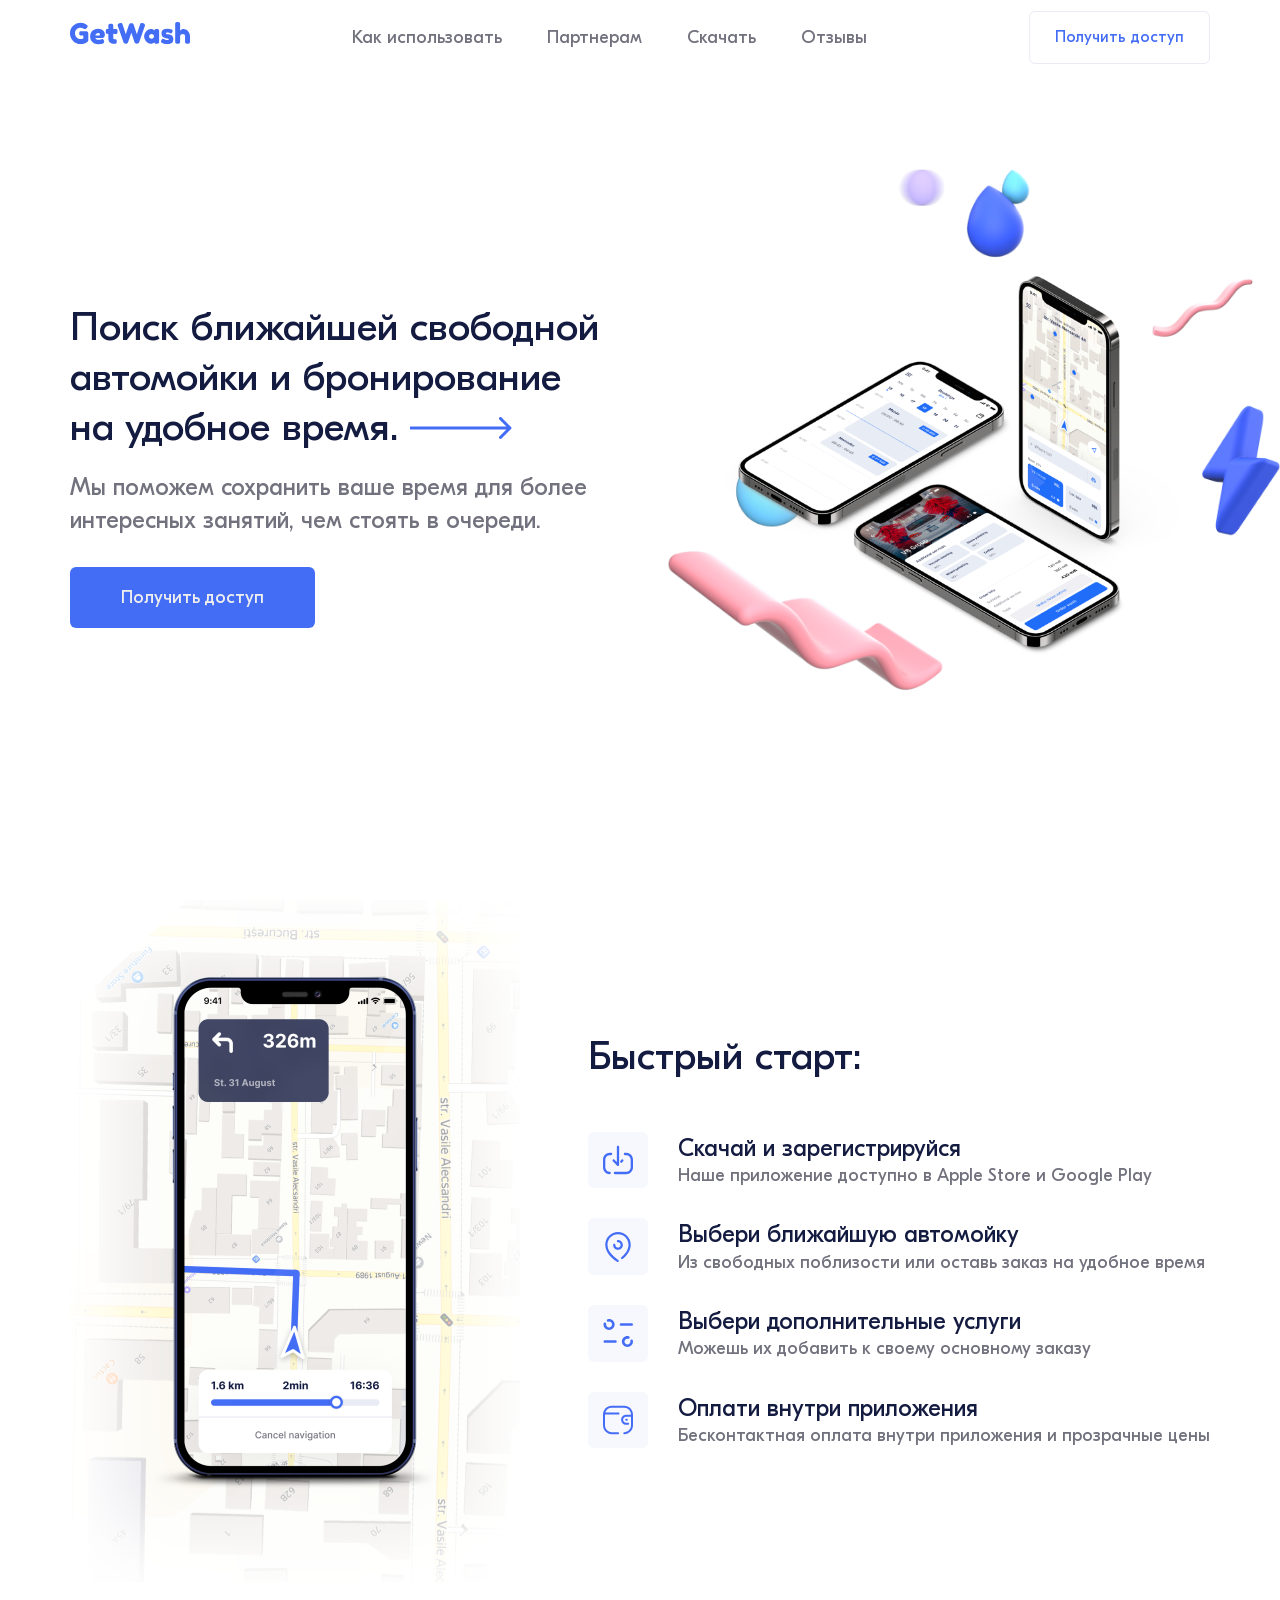
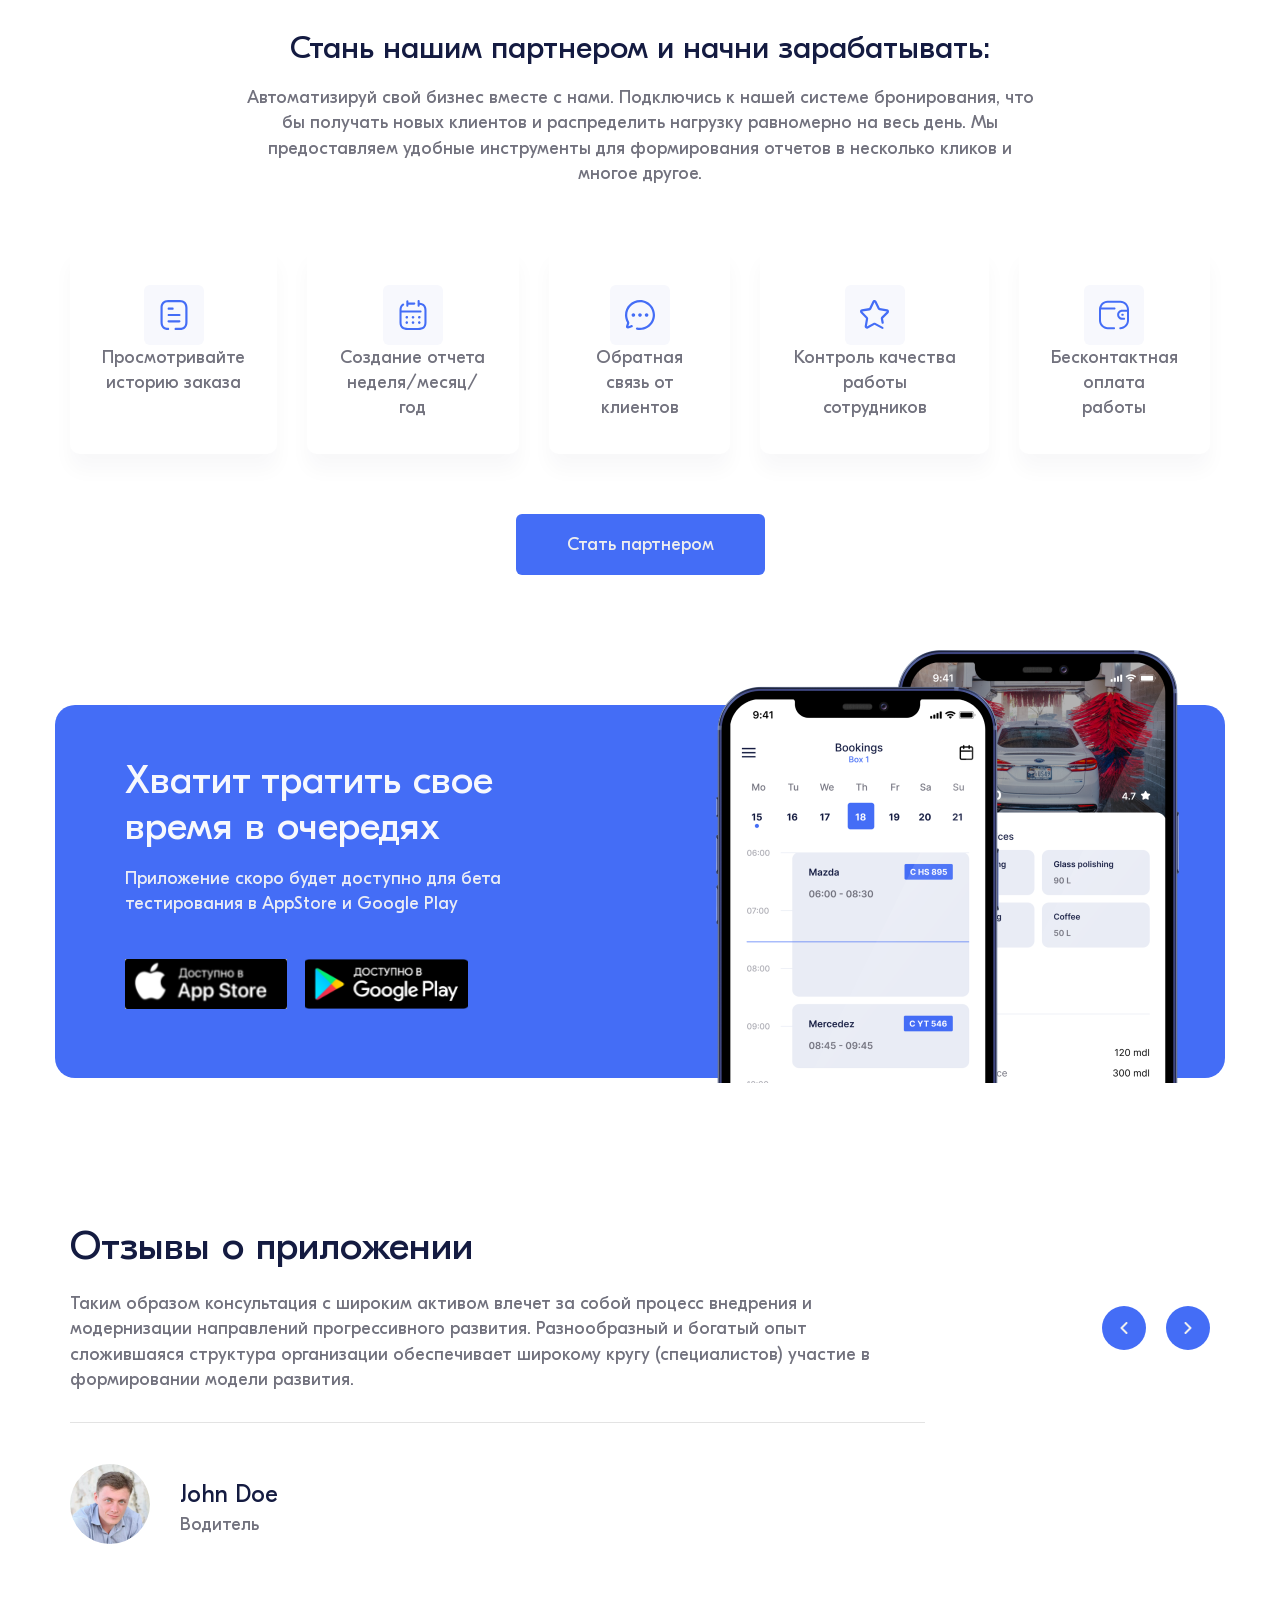
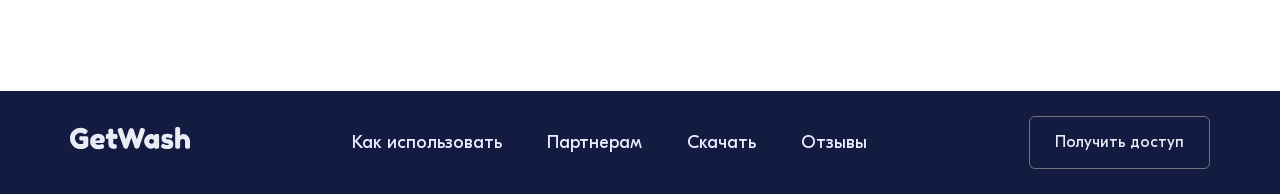
<file: index.html>
<!DOCTYPE html>
<html lang="ru">

<head>
    <meta charset="UTF-8">
    <meta http-equiv="X-UA-Compatible" content="IE=edge">
    <link rel="stylesheet" href="css/style.css">
    <meta name="viewport" content="width=device-width, initial-scale=1.0">
    <link rel="stylesheet" href="https://unpkg.com/swiper@8/swiper-bundle.min.css" />
    <title>GetWash</title>
</head>

<body>
    <div class="wrapper">
        <header class="header">
            <div class="header__container">
                <div class="header__logo">
                    <img src="img/logo.svg" alt="GetWash logo">
                </div>
                <div class="header__menu">
                    <ul class="header__menu__list">
                        <li class="header__menu__item">
                            <a href="#start" class="header__menu__link">Как использовать</a>
                        </li>
                        <li class="header__menu__item">
                            <a href="#partner" class="header__menu__link">Партнерам </a>
                        </li>
                        <li class="header__menu__item">
                            <a href="#apps" class="header__menu__link">Скачать</a>
                        </li>
                        <li class="header__menu__item">
                            <a href="#reviews" class="header__menu__link">Отзывы</a>
                        </li>
                        <button data-modal-btn="modal-1" class="get-acces header__get-acces popup-link">Получить доступ</button>
                        <button data-modal-btn="modal-1" class="header__get__btn header__partner__btn popup-link">Стать партнером</button>
                    </ul>
                </div>
                <div class="header__get">
                    <button data-modal-btn="modal-1" class="header__get__btn popup-link">Получить доступ</button>

                </div>
                <div class="header__menu__burger">
                    <span></span>
                    <span></span>
                    <span></span>
                </div>
            </div>
        </header>
        <main class="page">
            <section id="main" class="main">
                <div class="main__container">
                    <div class="main-info">
                        <div class="main-info__header">
                            <h1>Поиск ближайшей свободной автомойки и бронирование
                                на удобное время.
                                <img class="main__arrow" src="img/main/arrow.svg" alt="arrow">

                            </h1>


                        </div>
                        <div class="main__arrow__down">
                            <img src="img/main/arrow-down.svg" alt="arrow">
                        </div>
                        <div class="main-info__text">
                            Мы поможем сохранить ваше время для более интересных занятий, чем стоять в очереди.
                        </div>
                        <div class="main-info__btn">
                            <button data-modal-btn="modal-1" class="get-acces popup-link">Получить доступ</button>
                        </div>
                    </div>
                    <div class="main__decor">
                        <img class="main__decor__img" src="img/main/main_pic.png" alt="Main picture">

                    </div>


                </div>
                <div class="main__decor__small">
                    <img class="main__decor__small__img" src="img/main/iphone-sm.png" alt="Main picture">
                </div>
            </section>
            <section id="start" class="start">
                <div class="start__container">
                    <div class="start__decor">
                        <img src="img/start/iPhone 12.png" alt="Image">
                    </div>
                    <div class="start-info">
                        <div class="start-info__header">Быстрый старт:</div>
                        <div class="start-info__items">
                            <div class="start-info__item start-item">
                                <div class="start-item__icon">
                                    <img src="img/start/download.svg" alt="Download image">
                                </div>
                                <div class="start-item__info">
                                    <div class="start-item__header">Скачай и зарегистрируйся</div>
                                    <div class="start-item__text">Наше приложение доступно в Apple Store и Google Play
                                    </div>

                                </div>
                            </div>
                            <div class="start-info__item start-item">
                                <div class="start-item__icon">
                                    <img src="img/start/gps.svg" alt="Download image">
                                </div>
                                <div class="start-item__info">
                                    <div class="start-item__header">Выбери ближайшую автомойку</div>
                                    <div class="start-item__text">Из свободных поблизости или оставь заказ на удобное
                                        время</div>

                                </div>

                            </div>
                            <div class="start-info__item start-item">
                                <div class="start-item__icon">
                                    <img src="img/start/settings.svg" alt="Download image">
                                </div>
                                <div class="start-item__info">
                                    <div class="start-item__header">Выбери дополнительные услуги</div>
                                    <div class="start-item__text">Можешь их добавить к своему основному заказу</div>

                                </div>

                            </div>
                            <div class="start-info__item start-item">
                                <div class="start-item__icon">
                                    <img src="img/start/wallet.svg" alt="Download image">
                                </div>
                                <div class="start-item__info">
                                    <div class="start-item__header">Оплати внутри приложения </div>
                                    <div class="start-item__text">Бесконтактная оплата внутри приложения и прозрачные
                                        цены</div>
                                </div>


                            </div>
                        </div>
                    </div>

                </div>
            </section>
            <section id="partner" class="partner">
                <div class="partner__container">
                    <div class="partner__info">
                        <div class="partner__info__header">
                            Стань нашим партнером и начни зарабатывать:
                        </div>
                        <div class="partner__info__text">
                            Автоматизируй свой бизнес вместе с нами. Подключись к нашей системе бронирования, что бы
                            получать новых клиентов и распределить нагрузку равномерно на весь день. Мы предоставляем
                            удобные инструменты для формирования отчетов в несколько кликов и многое другое.
                        </div>
                    </div>
                    <div class="partner__items">
                        <div class="partner__item">
                            <div class="partner__item__img">
                                <img src="img/partner/history.svg" alt="Image">
                            </div>
                            <div class="partner__item__text">
                                Просмотривайте историю заказа
                            </div>
                        </div>
                        <div class="partner__item">
                            <div class="partner__item__img">
                                <img src="img/partner/calendar.svg" alt="Image">
                            </div>
                            <div class="partner__item__text">
                                Создание отчета неделя/месяц/год
                            </div>
                        </div>
                        <div class="partner__item">
                            <div class="partner__item__img">
                                <img src="img/partner/chat.svg" alt="Image">
                            </div>
                            <div class="partner__item__text">
                                Обратная связь от клиентов
                            </div>
                        </div>
                        <div class="partner__item">
                            <div class="partner__item__img">
                                <img src="img/partner/star.svg" alt="Image">
                            </div>
                            <div class="partner__item__text">
                                Контроль качества работы сотрудников
                            </div>
                        </div>
                        <div class="partner__item">
                            <div class="partner__item__img">
                                <img src="img/partner/wallet.svg" alt="Image">
                            </div>
                            <div class="partner__item__text">
                                Бесконтактная оплата работы
                            </div>
                        </div>
                    </div>
                    <div class="partner__btn">
                        <button data-modal-btn="modal-1" class="get-acces popup-link">Стать партнером</button>
                    </div>
                </div>
            </section>
            <section id="apps" class="apps">
                <div class="apps__container">
                    <div class="apps__info">
                        <div class="apps__header">
                            Хватит тратить свое время в очередях
                        </div>
                        <div class="apps__text">Приложение скоро будет доступно для бета
                            тестирования в AppStore и Google Play</div>
                        <div class="apps__items">
                            <div class="apps__item">
                                <a href="">
                                    <img src="img/apps/appstore.svg" alt="App Store">
                                </a>
                            </div>
                            <div class="apps__item">
                                <a href="">
                                    <img src="img/apps/googleplay.svg" alt="Google Play">
                                </a>
                            </div>
                        </div>
                    </div>
                    <div class="apps__images">
                        <img class="apps__image__left" src="img/apps/iphone-left.png" alt="Image">
                        <img class="apps__image__right" src="img/apps/iphone-right.png" alt="Image">
                    </div>
                    <div class="apps__image__small">
                        <img src="img/apps/iphone-sm.png" alt="Image">
                    </div>
                </div>
            </section>
            <section id="reviews" class="review">
                <div class="review__container">
                    <div class="review__header">Отзывы о приложении</div>
                    <div class="review__swiper">
                        <div class="review__body">
                            <div class="swiper swiper__review">
                                <div class="swiper-wrapper">
                                    <div class="swiper-slide">
                                        <div class="review__text">Таким образом консультация с широким активом влечет за
                                            собой процесс внедрения и модернизации направлений прогрессивного развития.
                                            Разнообразный и богатый опыт сложившаяся структура организации обеспечивает
                                            широкому кругу (специалистов)
                                            участие в формировании модели развития.</div>
                                        <div class="review__person">
                                            <div class="review__person__avatar">
                                                <img src="img/review/avatar.png" alt="Avatar">
                                            </div>
                                            <div class="review__person__about">
                                                <div class="review__person__name">John Doe</div>
                                                <div class="review__person__position">Водитель</div>
                                            </div>
                                        </div>
                                    </div>
                                    <div class="swiper-slide">
                                        <div class="review__text">Таким образом консультация с широким активом влечет за
                                            собой процесс внедрения и модернизации направлений прогрессивного развития.
                                            Разнообразный и богатый опыт сложившаяся структура организации обеспечивает
                                            широкому кругу (специалистов)
                                            участие в формировании модели развития.</div>
                                        <div class="review__person">
                                            <div class="review__person__avatar">
                                                <img src="img/review/avatar.png" alt="Avatar">
                                            </div>
                                            <div class="review__person__about">
                                                <div class="review__person__name">John Doe</div>
                                                <div class="review__person__position">Водитель</div>
                                            </div>
                                        </div>
                                    </div>
                                    <div class="swiper-slide">
                                        <div class="review__text">Таким образом консультация с широким активом влечет за
                                            собой процесс внедрения и модернизации направлений прогрессивного развития.
                                            Разнообразный и богатый опыт сложившаяся структура организации обеспечивает
                                            широкому кругу (специалистов)
                                            участие в формировании модели развития.</div>
                                        <div class="review__person">
                                            <div class="review__person__avatar">
                                                <img src="img/review/avatar.png" alt="Avatar">
                                            </div>
                                            <div class="review__person__about">
                                                <div class="review__person__name">John Doe</div>
                                                <div class="review__person__position">Водитель</div>
                                            </div>
                                        </div>
                                    </div>


                                </div>


                            </div>


                        </div>
                        <div class="swiper__buttons">
                            <div class="swiper-button-prev">
                                <img src="img/review/arrow-next.svg" alt="">
                            </div>
                            <div class="swiper-button-next">
                                <img src="img/review/arrow-next.svg" alt="">
                            </div>
                        </div>
                    </div>

                </div>
            </section>
        </main>
        <footer class="footer">
            <div class="footer__container">
                <div class="footer__logo">
                    <img src="img/logo__white.svg" alt="GetWash">
                </div>
                <nav class="footer__menu">
                    <ul class="footer__menu__list">
                        <li class="footer__menu__item">
                            <a href="#start" class="footer__menu__link">Как использовать</a>
                        </li>
                        <li class="footer__menu__item">
                            <a href="#partner" class="footer__menu__link">Партнерам </a>
                        </li>
                        <li class="footer__menu__item">
                            <a href="#apps" class="footer__menu__link">Скачать</a>
                        </li>
                        <li class="footer__menu__item">
                            <a href="#reviews" class="footer__menu__link">Отзывы</a>
                        </li>
                    </ul>
                </nav>
                <div class="footer_button">
                    <button data-modal-btn="modal-1" class="footer__get__btn popup-link">Получить доступ</button>
                </div>
            </div>
        </footer>

    </div>


    <div id="modal-1" data-modal class="partner-popup hidden">
        <div class="partner-popup__body">
            <div class="partner-popup__content">
                <div data-modal-close class="partner-popup__close">
                    <span></span>
                    <span></span>
                </div>
                <div class="partner-popup__title">Стань нашим партнером
                    и начни зарабатывать:
                </div>
                <form class="partner-popup__form__items" autocomplete="on">
                    <div class="partner-popup__item">
                        <div class="partner-popup__item__img">
                            <img src="img/popup/name.svg" alt="">
                            
                        </div>
                        <input type="text" placeholder="Введите имя">
                    </div>
                    <div class="partner-popup__item">
                        <div class="partner-popup__item__img">
                            <img src="img/popup/mail.svg" alt="">
                        </div>
                        <input type="email" placeholder="E-mail">

                    </div>
                    <div class="partner-popup__item">
                        <div class="partner-popup__item__img">
                            <img src="img/popup/number.svg" alt="">
                        </div>
                        <input type="" placeholder="Номер телефона">

                    </div>
                </form>
                <div class="partner-popup__checkbox__items">
                    <div class="partner-popup__checkbox__item">
                        <input type="checkbox" class="partner-popup__checkbox">
                        Я хочу получать новости на почтовый адрес
                    </div>
                    <div class="partner-popup__checkbox__item">
                        <input type="checkbox" class="partner-popup__checkbox">
                        Я согласен учавствовать в сборе данных
                    </div>
                </div>
                <button class="get-acces">Получить доступ</button>
                <div class="partner-popup__text">
                    Нажимая кнопку Вы принимаете <a href="">политику конфиденциальности</a> 
                </div>
            </div>
        </div>
    </div>

    <script src="https://unpkg.com/swiper@8/swiper-bundle.min.js"></script>
    <script src="js/script.js"></script>
</body>

</html>
</file>
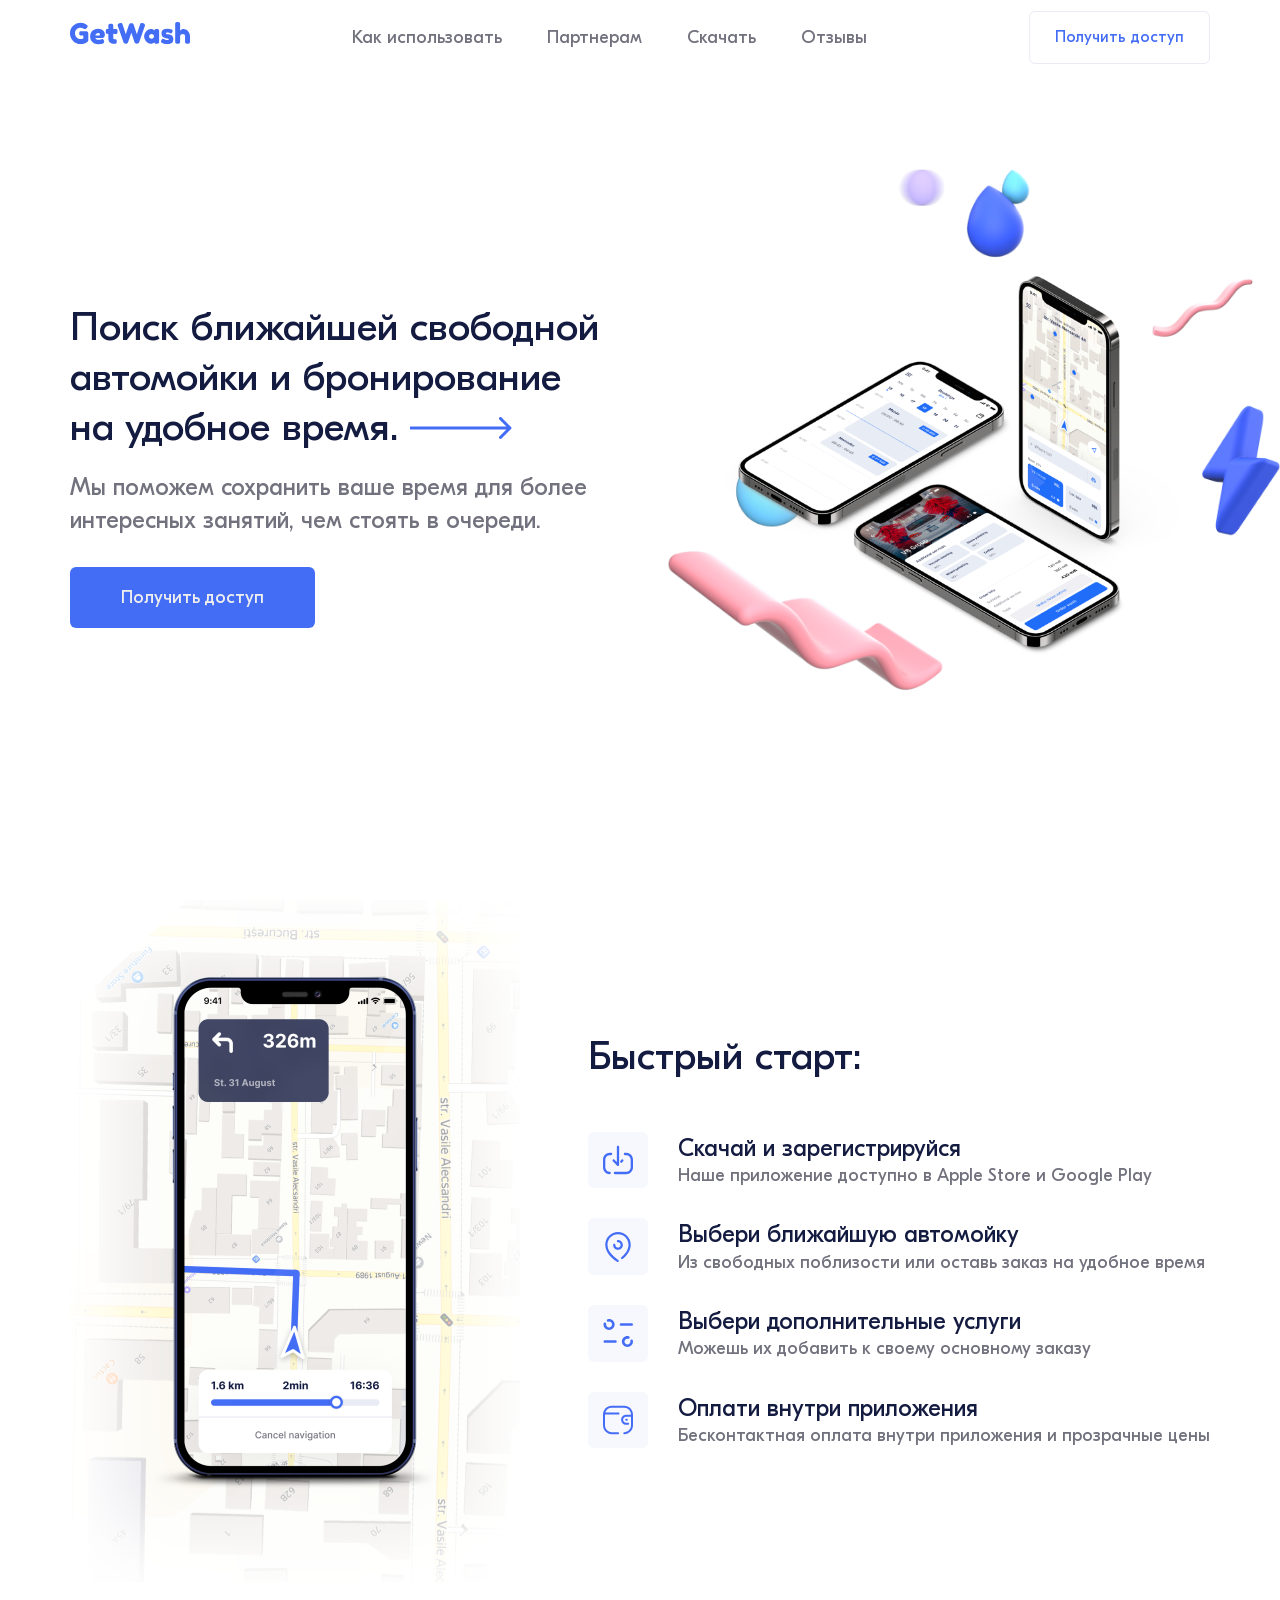
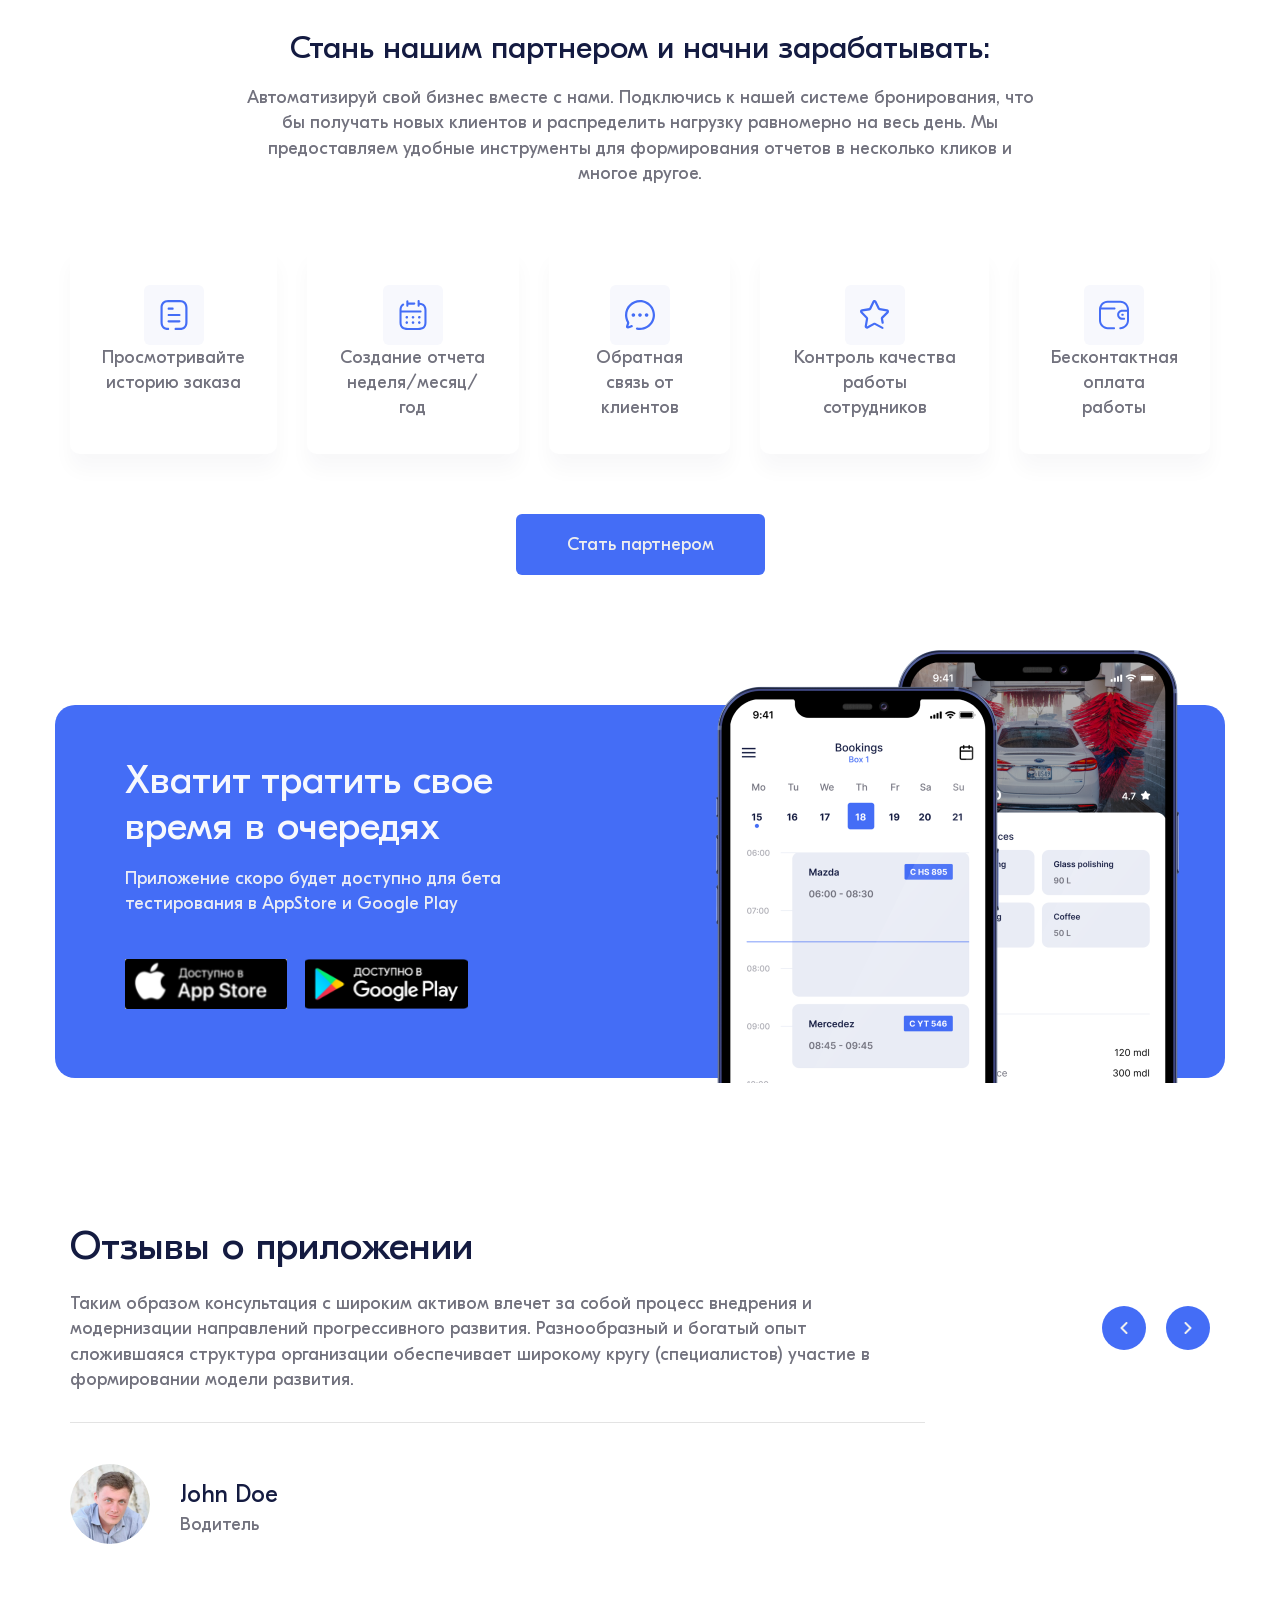
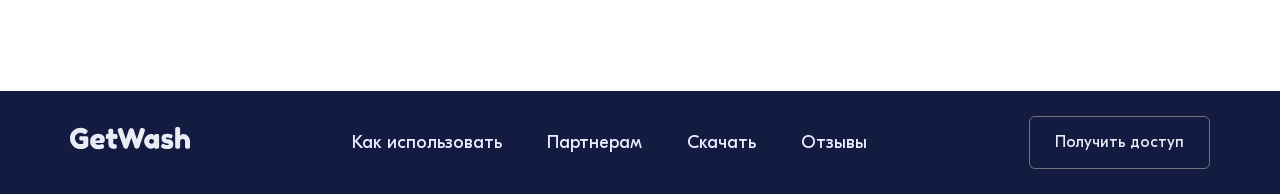
<file: getwash/index.html>
<!DOCTYPE html>
<html lang="ru">

<head>
    <meta charset="UTF-8">
    <meta http-equiv="X-UA-Compatible" content="IE=edge">
    <link rel="stylesheet" href="css/style.css">
    <meta name="viewport" content="width=device-width, initial-scale=1.0">
    <link rel="stylesheet" href="https://unpkg.com/swiper@8/swiper-bundle.min.css" />
    <title>GetWash</title>
</head>

<body>
    <div class="wrapper">
        <header class="header">
            <div class="header__container">
                <div class="header__logo">
                    <img src="img/logo.svg" alt="GetWash logo">
                </div>
                <div class="header__menu">
                    <ul class="header__menu__list">
                        <li class="header__menu__item">
                            <a href="#start" class="header__menu__link">Как использовать</a>
                        </li>
                        <li class="header__menu__item">
                            <a href="#partner" class="header__menu__link">Партнерам </a>
                        </li>
                        <li class="header__menu__item">
                            <a href="#apps" class="header__menu__link">Скачать</a>
                        </li>
                        <li class="header__menu__item">
                            <a href="#reviews" class="header__menu__link">Отзывы</a>
                        </li>
                        <button id="partner-popup" class="get-acces header__get-acces popup-link">Получить доступ</button>
                        <button id="partner-popup" class="header__get__btn header__partner__btn popup-link">Стать партнером</button>
                    </ul>
                </div>
                <div class="header__get">
                    <button id="partner-popup" class="header__get__btn popup-link">Получить доступ</button>

                </div>
                <div class="header__menu__burger">
                    <span></span>
                    <span></span>
                    <span></span>
                </div>
            </div>
        </header>
        <main class="page">
            <section id="main" class="main">
                <div class="main__container">
                    <div class="main-info">
                        <div class="main-info__header">
                            <h1>Поиск ближайшей свободной автомойки и бронирование
                                на удобное время.
                                <img class="main__arrow" src="img/main/arrow.svg" alt="arrow">

                            </h1>


                        </div>
                        <div class="main__arrow__down">
                            <img src="img/main/arrow-down.svg" alt="arrow">
                        </div>
                        <div class="main-info__text">
                            Мы поможем сохранить ваше время для более интересных занятий, чем стоять в очереди.
                        </div>
                        <div class="main-info__btn">
                            <button id="partner-popup" class="get-acces popup-link">Получить доступ</button>
                        </div>
                    </div>
                    <div class="main__decor">
                        <img class="main__decor__img" src="img/main/main_pic.png" alt="Main picture">

                    </div>


                </div>
                <div class="main__decor__small">
                    <img class="main__decor__small__img" src="img/main/iphone-sm.png" alt="Main picture">
                </div>
            </section>
            <section id="start" class="start">
                <div class="start__container">
                    <div class="start__decor">
                        <img src="img/start/iPhone 12.png" alt="Image">
                    </div>
                    <div class="start-info">
                        <div class="start-info__header">Быстрый старт:</div>
                        <div class="start-info__items">
                            <div class="start-info__item start-item">
                                <div class="start-item__icon">
                                    <img src="img/start/download.svg" alt="Download image">
                                </div>
                                <div class="start-item__info">
                                    <div class="start-item__header">Скачай и зарегистрируйся</div>
                                    <div class="start-item__text">Наше приложение доступно в Apple Store и Google Play
                                    </div>

                                </div>
                            </div>
                            <div class="start-info__item start-item">
                                <div class="start-item__icon">
                                    <img src="img/start/gps.svg" alt="Download image">
                                </div>
                                <div class="start-item__info">
                                    <div class="start-item__header">Выбери ближайшую автомойку</div>
                                    <div class="start-item__text">Из свободных поблизости или оставь заказ на удобное
                                        время</div>

                                </div>

                            </div>
                            <div class="start-info__item start-item">
                                <div class="start-item__icon">
                                    <img src="img/start/settings.svg" alt="Download image">
                                </div>
                                <div class="start-item__info">
                                    <div class="start-item__header">Выбери дополнительные услуги</div>
                                    <div class="start-item__text">Можешь их добавить к своему основному заказу</div>

                                </div>

                            </div>
                            <div class="start-info__item start-item">
                                <div class="start-item__icon">
                                    <img src="img/start/wallet.svg" alt="Download image">
                                </div>
                                <div class="start-item__info">
                                    <div class="start-item__header">Оплати внутри приложения </div>
                                    <div class="start-item__text">Бесконтактная оплата внутри приложения и прозрачные
                                        цены</div>
                                </div>


                            </div>
                        </div>
                    </div>

                </div>
            </section>
            <section id="partner" class="partner">
                <div class="partner__container">
                    <div class="partner__info">
                        <div class="partner__info__header">
                            Стань нашим партнером и начни зарабатывать:
                        </div>
                        <div class="partner__info__text">
                            Автоматизируй свой бизнес вместе с нами. Подключись к нашей системе бронирования, что бы
                            получать новых клиентов и распределить нагрузку равномерно на весь день. Мы предоставляем
                            удобные инструменты для формирования отчетов в несколько кликов и многое другое.
                        </div>
                    </div>
                    <div class="partner__items">
                        <div class="partner__item">
                            <div class="partner__item__img">
                                <img src="img/partner/history.svg" alt="Image">
                            </div>
                            <div class="partner__item__text">
                                Просмотривайте историю заказа
                            </div>
                        </div>
                        <div class="partner__item">
                            <div class="partner__item__img">
                                <img src="img/partner/calendar.svg" alt="Image">
                            </div>
                            <div class="partner__item__text">
                                Создание отчета неделя/месяц/год
                            </div>
                        </div>
                        <div class="partner__item">
                            <div class="partner__item__img">
                                <img src="img/partner/chat.svg" alt="Image">
                            </div>
                            <div class="partner__item__text">
                                Обратная связь от клиентов
                            </div>
                        </div>
                        <div class="partner__item">
                            <div class="partner__item__img">
                                <img src="img/partner/star.svg" alt="Image">
                            </div>
                            <div class="partner__item__text">
                                Контроль качества работы сотрудников
                            </div>
                        </div>
                        <div class="partner__item">
                            <div class="partner__item__img">
                                <img src="img/partner/wallet.svg" alt="Image">
                            </div>
                            <div class="partner__item__text">
                                Бесконтактная оплата работы
                            </div>
                        </div>
                    </div>
                    <div class="partner__btn">
                        <button id="partner-popup" class="get-acces popup-link">Стать партнером</button>
                    </div>
                </div>
            </section>
            <section id="apps" class="apps">
                <div class="apps__container">
                    <div class="apps__info">
                        <div class="apps__header">
                            Хватит тратить свое время в очередях
                        </div>
                        <div class="apps__text">Приложение скоро будет доступно для бета
                            тестирования в AppStore и Google Play</div>
                        <div class="apps__items">
                            <div class="apps__item">
                                <a href="">
                                    <img src="img/apps/appstore.svg" alt="App Store">
                                </a>
                            </div>
                            <div class="apps__item">
                                <a href="">
                                    <img src="img/apps/googleplay.svg" alt="Google Play">
                                </a>
                            </div>
                        </div>
                    </div>
                    <div class="apps__images">
                        <img class="apps__image__left" src="img/apps/iphone-left.png" alt="Image">
                        <img class="apps__image__right" src="img/apps/iphone-right.png" alt="Image">
                    </div>
                    <div class="apps__image__small">
                        <img src="img/apps/iphone-sm.png" alt="Image">
                    </div>
                </div>
            </section>
            <section id="reviews" class="review">
                <div class="review__container">
                    <div class="review__header">Отзывы о приложении</div>
                    <div class="review__swiper">
                        <div class="review__body">
                            <div class="swiper swiper__review">
                                <div class="swiper-wrapper">
                                    <div class="swiper-slide">
                                        <div class="review__text">Таким образом консультация с широким активом влечет за
                                            собой процесс внедрения и модернизации направлений прогрессивного развития.
                                            Разнообразный и богатый опыт сложившаяся структура организации обеспечивает
                                            широкому кругу (специалистов)
                                            участие в формировании модели развития.</div>
                                        <div class="review__person">
                                            <div class="review__person__avatar">
                                                <img src="img/review/avatar.png" alt="Avatar">
                                            </div>
                                            <div class="review__person__about">
                                                <div class="review__person__name">John Doe</div>
                                                <div class="review__person__position">Водитель</div>
                                            </div>
                                        </div>
                                    </div>
                                    <div class="swiper-slide">
                                        <div class="review__text">Таким образом консультация с широким активом влечет за
                                            собой процесс внедрения и модернизации направлений прогрессивного развития.
                                            Разнообразный и богатый опыт сложившаяся структура организации обеспечивает
                                            широкому кругу (специалистов)
                                            участие в формировании модели развития.</div>
                                        <div class="review__person">
                                            <div class="review__person__avatar">
                                                <img src="img/review/avatar.png" alt="Avatar">
                                            </div>
                                            <div class="review__person__about">
                                                <div class="review__person__name">John Doe</div>
                                                <div class="review__person__position">Водитель</div>
                                            </div>
                                        </div>
                                    </div>
                                    <div class="swiper-slide">
                                        <div class="review__text">Таким образом консультация с широким активом влечет за
                                            собой процесс внедрения и модернизации направлений прогрессивного развития.
                                            Разнообразный и богатый опыт сложившаяся структура организации обеспечивает
                                            широкому кругу (специалистов)
                                            участие в формировании модели развития.</div>
                                        <div class="review__person">
                                            <div class="review__person__avatar">
                                                <img src="img/review/avatar.png" alt="Avatar">
                                            </div>
                                            <div class="review__person__about">
                                                <div class="review__person__name">John Doe</div>
                                                <div class="review__person__position">Водитель</div>
                                            </div>
                                        </div>
                                    </div>


                                </div>


                            </div>


                        </div>
                        <div class="swiper__buttons">
                            <div class="swiper-button-prev">
                                <img src="img/review/arrow-next.svg" alt="">
                            </div>
                            <div class="swiper-button-next">
                                <img src="img/review/arrow-next.svg" alt="">
                            </div>
                        </div>
                    </div>

                </div>
            </section>
        </main>
        <footer class="footer">
            <div class="footer__container">
                <div class="footer__logo">
                    <img src="img/logo__white.svg" alt="GetWash">
                </div>
                <nav class="footer__menu">
                    <ul class="footer__menu__list">
                        <li class="footer__menu__item">
                            <a href="#start" class="footer__menu__link">Как использовать</a>
                        </li>
                        <li class="footer__menu__item">
                            <a href="#partner" class="footer__menu__link">Партнерам </a>
                        </li>
                        <li class="footer__menu__item">
                            <a href="#apps" class="footer__menu__link">Скачать</a>
                        </li>
                        <li class="footer__menu__item">
                            <a href="#reviews" class="footer__menu__link">Отзывы</a>
                        </li>
                    </ul>
                </nav>
                <div class="footer_button">
                    <button id="partner-popup" class="footer__get__btn popup-link">Получить доступ</button>
                </div>
            </div>
        </footer>

    </div>


    <div id="partner-popup" class="partner-popup">
        <div class="partner-popup__body">
            <div class="partner-popup__content">
                <div class="partner-popup__close">
                    <span></span>
                    <span></span>
                </div>
                <div class="partner-popup__title">Стань нашим партнером
                    и начни зарабатывать:
                </div>
                <form class="partner-popup__form__items" autocomplete="on">
                    <div class="partner-popup__item">
                        <div class="partner-popup__item__img">
                            <img src="img/popup/name.svg" alt="">
                            
                        </div>
                        <input type="text" placeholder="Введите имя">
                    </div>
                    <div class="partner-popup__item">
                        <div class="partner-popup__item__img">
                            <img src="img/popup/mail.svg" alt="">
                        </div>
                        <input type="email" placeholder="E-mail">

                    </div>
                    <div class="partner-popup__item">
                        <div class="partner-popup__item__img">
                            <img src="img/popup/number.svg" alt="">
                        </div>
                        <input type="" placeholder="Номер телефона">

                    </div>
                </form>
                <div class="partner-popup__checkbox__items">
                    <div class="partner-popup__checkbox__item">
                        <input type="checkbox" class="partner-popup__checkbox">
                        Я хочу получать новости на почтовый адрес
                    </div>
                    <div class="partner-popup__checkbox__item">
                        <input type="checkbox" class="partner-popup__checkbox">
                        Я согласен учавствовать в сборе данных
                    </div>
                </div>
                <button class="get-acces">Получить доступ</button>
                <div class="partner-popup__text">
                    Нажимая кнопку Вы принимаете <a href="">политику конфиденциальности</a> 
                </div>
            </div>
        </div>
    </div>

    <script src="https://unpkg.com/swiper@8/swiper-bundle.min.js"></script>
    <script src="js/script.js"></script>
</body>

</html>
</file>
<file: css/style.css>
@font-face {
  font-family: 'GT Eesti Pro Display';
  font-style: normal;
  font-weight: 400;
  font-display: swap;
  src: url("../fonts/GTEestiProDisplay-Regular.woff") format('woff'), url("../fonts/GTEestiProDisplay-Regular.woff2") format('woff2');
}
@font-face {
  font-family: 'GT Eesti Pro Display bold';
  font-style: normal;
  font-weight: 500;
  font-display: swap;
  src: url("../fonts/GTEestiProDisplay-Medium.woff") format('woff'), url("../fonts/GTEestiProDisplay-Medium.woff2") format('woff2');
}
*,
*::before,
*::after {
  margin: 0;
  padding: 0;
  border: none;
  box-sizing: border-box;
}
html,
body {
  height: 100%;
  min-width: 320px;
}
li {
  list-style: none;
}
a {
  text-decoration: none;
}
a:hover {
  text-decoration: underline;
}
body,
a,
button {
  line-height: 1.4;
  font-size: 18px;
  font-family: GT Eesti Pro Display;
  color: #72727E;
}
[class*="__container"] {
  max-width: 1170px;
  margin: 0 auto;
  padding: 0 15px;
}
.wrapper {
  overflow: hidden;
  min-height: 100vh;
  display: flex;
  flex-direction: column;
}
.page {
  flex: 1 1 auto;
}
.get-acces {
  background-color: #446DF6;
  border-radius: 6px;
  padding: 18px 51px;
  color: #eeeeee;
}
.get-acces:hover {
  cursor: pointer;
  background-color: #2c5af5;
}
button:hover {
  cursor: pointer;
  text-decoration: underline;
}
.hidden {
  opacity: 0;
  visibility: hidden;
}
.header {
  position: absolute;
  top: 0;
  left: 0;
  width: 100%;
  z-index: 50;
}
.header__container {
  display: flex;
  justify-content: space-between;
  min-height: 75px;
  align-items: center;
}
.header__menu__list {
  display: flex;
  flex-direction: row;
  gap: 45px;
}
.header__menu__burger {
  display: none;
}
.header__get__btn {
  padding: 14px 25px;
  color: #446DF6;
  background-color: #fff;
  border: 1px solid #E9ECF5;
  border-radius: 6px;
  font-size: 16px;
}
.header__get-acces {
  display: none;
}
.header__partner__btn {
  display: none;
}
.main {
  min-height: 100vh;
  padding-top: 75px;
  padding-bottom: 45px;
  display: flex;
  background: url(../img/main/background.png) no-repeat right;
  background-size: 48%;
}
.main__container {
  display: flex;
  align-items: center;
}
.main-info__header h1 {
  font-weight: 400;
  font-size: 40px;
  color: #141B41;
  line-height: 50px;
}
.main-info__header:not(:last-child) {
  margin-bottom: 19px;
}
.main-info__text {
  font-size: 24px;
}
.main-info__text:not(:last-child) {
  margin-bottom: 29px;
}
.main__decor__img {
  max-width: 600px;
}
.main__decor__small {
  display: none;
}
.main__arrow__down {
  display: none;
}
@media (max-width: 1092px) {
  .header__menu__list {
    gap: 20px;
  }
  .main__container {
    padding-top: 50px;
  }
  .main__decor__img {
    max-width: 500px;
  }
}
@media (max-width: 991px) {
  .main-info__header h1 {
    font-size: 36px;
  }
  .main__decor__img {
    max-width: 400px;
  }
}
@media (max-width: 767.98px) {
  .main {
    display: block;
    min-height: 0;
  }
  .get-acces {
    padding: 14px 25px;
  }
  .header {
    position: fixed;
    background-color: white;
  }
  .header__logo {
    z-index: 5;
  }
  .header__menu {
    padding-top: 75px;
    position: fixed;
    top: 0;
    left: 0;
    width: 100%;
    height: 100%;
    background-color: white;
    transform: translateX(100%);
    transition: all 0.4s ease 0s;
  }
  .header__menu.active {
    transform: translateX(0);
  }
  .header__menu__list {
    flex-direction: column;
    align-items: center;
    gap: 0;
  }
  .header__menu__item {
    text-align: center;
    width: 100%;
    padding: 25px 0;
    border-bottom: 1px solid #E9ECF5;
  }
  .header__menu__item:first-child {
    border-top: 1px solid #E9ECF5;
  }
  .header__menu__burger {
    z-index: 5;
    display: block;
    position: relative;
    width: 30px;
    height: 30px;
    cursor: pointer;
    overflow: hidden;
  }
  .header__menu__burger span {
    width: 18px;
    height: 2px;
    position: absolute;
    top: 50%;
    left: 50%;
    background-color: #72727E;
    transform: translate(-50%, -50%);
    border-radius: 2px;
    transition: all 0.4s ease;
  }
  .header__menu__burger span:nth-last-of-type(2) {
    top: calc(50% - 5px);
  }
  .header__menu__burger span:nth-last-of-type(3) {
    top: calc(50% + 5px);
  }
  .header__menu__burger.active span:first-of-type {
    transform: translateX(100%);
  }
  .header__menu__burger.active span:nth-of-type(2) {
    top: 50%;
    transform: translate(-50%, 0%) rotate(45deg);
  }
  .header__menu__burger.active span:nth-of-type(3) {
    top: 50%;
    transform: translate(-50%, 0%) rotate(-45deg);
  }
  .header__get__btn {
    display: none;
  }
  .header__get-acces {
    display: block;
    margin-top: 40px;
  }
  .header__get-acces:not(:last-child) {
    margin-bottom: 24px;
  }
  .header__partner__btn {
    display: block;
    padding: 14px 25px;
    font-size: 18px;
  }
  .main {
    padding-bottom: 30px;
    background: url(../img/main/background.png) no-repeat bottom;
    background-size: 70%;
  }
  .main__decor__img {
    display: none;
  }
  .main__decor__small {
    display: block;
    text-align: center;
    padding-top: 40px;
  }
  .main-info__header h1 {
    font-size: 20px;
    text-align: center;
  }
  .main-info__header h1:not(:last-child) {
    margin-bottom: 15px;
  }
  .main-info__text {
    font-size: 16px;
    text-align: center;
  }
  .main-info__btn {
    text-align: center;
  }
  .main__arrow {
    display: none;
  }
  .main__arrow__down {
    display: block;
    text-align: center;
  }
  .main__arrow__down:not(:last-child) {
    margin-bottom: 17px;
  }
  .main__container {
    padding-top: 36px;
  }
}
@media (max-width: 600px) {
  .main {
    background-size: 80%;
  }
}
@media (max-width: 479.98px) {
  .main {
    background: none;
  }
}
.start {
  padding-bottom: 46px;
}
.start__container {
  display: flex;
  align-items: center;
  justify-content: space-between;
}
.start__decor {
  position: relative;
  flex: 0 0 450px;
  background: url(../img/start/background.png) no-repeat;
  box-shadow: inset 2px 0px 80px 50px #fff;
}
.start__decor img {
  width: 100%;
  height: 100%;
  object-fit: cover;
}
.start-info {
  display: flex;
  flex-direction: column;
  gap: 54px;
}
.start-info__header {
  font-size: 40px;
  color: #141B41;
  line-height: 1.1;
}
.start-info__items {
  display: flex;
  flex-direction: column;
  gap: 30px;
}
.start-item {
  display: flex;
  gap: 30px;
}
.start-item:hover {
  transform: scale(1.05);
  transition: all 0.8s ease 0s;
}
.start-item__icon {
  background-color: #F7F8FD;
  padding: 11.2px 12px;
  border-radius: 6px;
  width: 60px;
  display: flex;
  justify-content: center;
  align-items: center;
}
.start-item__icon img {
  width: 30px;
  height: 30px;
}
.start-item__header {
  font-size: 24px;
  line-height: 1.35;
  color: #141B41;
}
.start-item__text {
  font-size: 18px;
  line-height: 1.35;
}
@media (max-width: 991px) {
  .start {
    padding-top: 50px;
  }
  .start__container {
    flex-direction: column-reverse;
  }
  .start-info__header {
    text-align: center;
  }
}
@media (max-width: 767.98px) {
  .start-item {
    flex-direction: column;
    align-items: center;
  }
  .start-item__info {
    text-align: center;
  }
}
.partner {
  padding-bottom: 65px;
}
.partner__info__header {
  font-size: 32px;
  line-height: 1.25;
  color: #141B41;
  text-align: center;
}
.partner__info__header:not(:last-child) {
  margin-bottom: 17px;
}
.partner__info__text {
  text-align: center;
  padding: 0 15%;
  margin-bottom: 60px;
}
.partner__items {
  display: flex;
  gap: 30px;
  padding-bottom: 60px;
}
.partner__item {
  display: flex;
  flex-direction: column;
  align-items: center;
  padding: 39px 32px 33px 32px;
  box-shadow: 0px 16px 20px rgba(20, 27, 65, 0.03);
  border-radius: 10px;
}
.partner__item:hover {
  transform: scale(1.1);
  transition: all 0.3s ease 0s;
}
.partner__item__text {
  text-align: center;
}
.partner__item__img {
  padding: 15px;
  background: #F7F8FD;
  border-radius: 6px;
  width: 60px;
  height: 60px;
  display: flex;
  justify-content: center;
  align-items: center;
}
.partner__item__img img {
  height: 30px;
}
.partner__btn {
  text-align: center;
}
@media (max-width: 991px) {
  .partner {
    padding-bottom: 40px;
  }
  .partner__items {
    flex-direction: column;
    align-items: center;
  }
  .partner__item {
    width: 40%;
  }
}
@media (max-width: 467.98px) {
  .partner {
    padding-bottom: 25px;
  }
  .partner__item {
    width: 100%;
  }
}
.apps {
  padding-top: 65px;
  padding-bottom: 70px;
}
.apps__container {
  padding-bottom: 60px;
  padding-top: 52px;
  padding: 52px 70px 62px 70px;
  display: flex;
  background: #446DF6;
  border-radius: 20px;
}
.apps__info {
  flex: 0 0 43%;
}
.apps__header {
  font-size: 40px;
  line-height: 1.15;
  color: #F7F8FD;
  margin-bottom: 17px;
}
.apps__text {
  color: #E9ECF5;
  margin-bottom: 43px;
}
.apps__items {
  display: flex;
  gap: 18px;
}
.apps__images {
  position: relative;
}
.apps__image__left {
  position: absolute;
  top: -43%;
  left: 130px;
  z-index: 2;
}
.apps__image__right {
  position: absolute;
  top: -43%;
  left: 210px;
}
.apps__image__small {
  display: none;
}
@media (max-width: 1091.98px) {
  .apps__image__left {
    left: 80px;
  }
  .apps__image__right {
    left: 160px;
  }
}
@media (max-width: 991.98px) {
  .apps {
    padding-top: 25px;
    padding-bottom: 25px;
  }
  .apps__container {
    flex-direction: column;
    align-items: center;
    justify-content: space-between;
    border-radius: 0;
    padding: 41px 22px 0 22px;
  }
  .apps__header {
    text-align: center;
  }
  .apps__text {
    text-align: center;
  }
  .apps__items {
    justify-content: center;
  }
  .apps__images {
    display: none;
  }
  .apps__image__small {
    display: block;
    height: 260px;
  }
}
.review {
  padding-top: 70px;
  padding-bottom: 140px;
}
.review__container {
  display: flex;
  flex-direction: column;
}
.review__header {
  font-size: 40px;
  color: #141B41;
}
.review__header:not(:last-child) {
  margin-bottom: 17px;
}
.review__person {
  display: flex;
  gap: 30px;
  align-items: center;
}
.review__person__avatar img {
  width: 80px;
  height: 80px;
  border-radius: 50%;
  overflow: hidden;
}
.review__person__name {
  font-size: 24px;
  color: #141B41;
}
.review__text {
  padding-bottom: 30px;
  border-bottom: 1px solid #e3e3e3;
}
.review__text:not(:last-child) {
  margin-bottom: 41px;
}
.review__body {
  width: 75%;
  display: flex;
  justify-content: start;
}
.review__swiper {
  display: flex;
  justify-content: space-between;
}
.swiper-slide {
  display: flex;
  flex-direction: column;
}
.swiper-button-next,
.swiper-button-prev {
  position: static !important;
  padding: 20px 22px;
  background: #446DF6;
  border-radius: 50%;
  margin-top: 15px !important;
  width: 50px;
  height: 50px;
}
.swiper-button-next:hover,
.swiper-button-prev:hover {
  background-color: #2c5af5;
}
.swiper-button-prev img {
  transform: scale(-1, 1);
}
.swiper__buttons {
  display: flex;
  gap: 20px;
}
.swiper-button-next:after,
.swiper-rtl .swiper-button-prev:after {
  content: '' !important;
}
.swiper-button-prev:after,
.swiper-rtl .swiper-button-next:after {
  content: '' !important;
}
@media (max-width: 767.98px) {
  .review {
    padding-top: 25px;
    padding-bottom: 50px;
  }
  .review__swiper {
    flex-direction: column;
    gap: 24px;
    align-items: center;
  }
  .review__header {
    text-align: center;
  }
  .review__body {
    width: 100%;
    padding-bottom: 24px;
    border-bottom: 1px solid #e3e3e3;
  }
  .review__person {
    flex-direction: column;
    gap: 10px;
  }
  .review__person__about {
    text-align: center;
  }
  .review__text {
    border-bottom: none;
    padding: 0;
    text-align: center;
  }
  .review__text:not(:last-child) {
    margin-bottom: 23px;
  }
}
.footer {
  background: #141B41;
}
.footer__container {
  padding-top: 25px;
  padding-bottom: 25px;
  display: flex;
  justify-content: space-between;
  align-items: center;
}
.footer__menu__list {
  display: flex;
  gap: 45px;
}
.footer__menu__link {
  color: #e9ecfe;
}
.footer__get__btn {
  padding: 14px 25px;
  color: #E9ECF5;
  background-color: #141B41;
  border: 1px solid #72727E;
  border-radius: 6px;
  font-size: 16px;
}
@media (max-width: 1092px) {
  .footer__menu__list {
    gap: 20px;
  }
}
@media (max-width: 767.98px) {
  .footer__container {
    flex-direction: column;
    align-items: center;
    gap: 20px;
  }
  .footer__menu__list {
    gap: 10px;
    flex-direction: column;
    align-items: center;
  }
}
.partner-popup {
  position: fixed;
  width: 100%;
  height: 100%;
  background-color: rgba(0, 0, 0, 0.7);
  top: 0;
  left: 0;
  z-index: 100;
  overflow-x: hidden;
  overflow-y: auto;
}
.partner-popup.open {
  opacity: 1;
  visibility: hidden;
}
.partner-popup__body {
  display: flex;
  flex-direction: column;
  justify-content: center;
  align-items: center;
  padding: 30px 10px;
}
.partner-popup__content {
  max-width: 480px;
  max-height: 800px;
  background-color: #fff;
  padding: 30px 30px 37px;
  display: flex;
  flex-direction: column;
  align-items: center;
}
.partner-popup__title {
  color: #141B41;
  font-size: 32px;
  line-height: 1.25;
  margin-bottom: 50px;
  text-align: center;
  padding-top: 13px;
}
.partner-popup__form__items {
  display: flex;
  flex-direction: column;
  gap: 20px;
  margin-bottom: 31px;
}
.partner-popup__item {
  display: flex;
  border: 1px solid #E9ECF5;
  border-radius: 10px;
}
.partner-popup__item input {
  width: 100%;
  line-height: 1.25;
  font-size: 18px;
  font-family: GT Eesti Pro Display;
  padding-left: 21px;
}
.partner-popup__item__img {
  border-right: 1px solid #E9ECF5;
  padding: 23px 22px;
  display: flex;
  align-items: center;
  justify-content: center;
}
.partner-popup__item__img img {
  width: 18px;
  height: 18px;
}
.partner-popup__checkbox__item {
  display: flex;
  align-items: center;
  gap: 15px;
}
.partner-popup__checkbox__item:not(:last-child) {
  margin-bottom: 19px;
}
.partner-popup__checkbox__items {
  margin-bottom: 35px;
}
.partner-popup__text {
  font-size: 13px;
  line-height: 1.25;
  margin-top: 35px;
}
.partner-popup__text a {
  font-size: 13px;
  line-height: 1.25;
  color: #446DF6;
  text-decoration: underline;
}
.partner-popup__close {
  position: relative;
  cursor: pointer;
}
.partner-popup__close span {
  width: 18px;
  height: 2px;
  position: absolute;
  top: 0;
  left: 210px;
  background-color: #72727E;
  transform: translate(-50%, -50%);
  border-radius: 2px;
  transition: all 0.4s ease;
}
.partner-popup__close span:nth-of-type(1) {
  transform: translate(-50%, 0%) rotate(45deg);
}
.partner-popup__close span:nth-of-type(2) {
  transform: translate(-50%, 0%) rotate(-45deg);
}
</file>
<file: getwash/css/style.css>
@font-face {
  font-family: 'GT Eesti Pro Display';
  font-style: normal;
  font-weight: 400;
  font-display: swap;
  src: url("../fonts/GTEestiProDisplay-Regular.woff") format('woff'), url("../fonts/GTEestiProDisplay-Regular.woff2") format('woff2');
}
@font-face {
  font-family: 'GT Eesti Pro Display bold';
  font-style: normal;
  font-weight: 500;
  font-display: swap;
  src: url("../fonts/GTEestiProDisplay-Medium.woff") format('woff'), url("../fonts/GTEestiProDisplay-Medium.woff2") format('woff2');
}
*,
*::before,
*::after {
  margin: 0;
  padding: 0;
  border: none;
  box-sizing: border-box;
}
html,
body {
  height: 100%;
  min-width: 320px;
}
li {
  list-style: none;
}
a {
  text-decoration: none;
}
a:hover {
  text-decoration: underline;
}
body,
a,
button {
  line-height: 1.4;
  font-size: 18px;
  font-family: GT Eesti Pro Display;
  color: #72727E;
}
[class*="__container"] {
  max-width: 1170px;
  margin: 0 auto;
  padding: 0 15px;
}
.wrapper {
  overflow: hidden;
  min-height: 100vh;
  display: flex;
  flex-direction: column;
}
.page {
  flex: 1 1 auto;
}
.get-acces {
  background-color: #446DF6;
  border-radius: 6px;
  padding: 18px 51px;
  color: #eeeeee;
}
.get-acces:hover {
  cursor: pointer;
  background-color: #2c5af5;
}
button:hover {
  cursor: pointer;
  text-decoration: underline;
}
.header {
  position: absolute;
  top: 0;
  left: 0;
  width: 100%;
  z-index: 50;
}
.header__container {
  display: flex;
  justify-content: space-between;
  min-height: 75px;
  align-items: center;
}
.header__menu__list {
  display: flex;
  flex-direction: row;
  gap: 45px;
}
.header__menu__burger {
  display: none;
}
.header__get__btn {
  padding: 14px 25px;
  color: #446DF6;
  background-color: #fff;
  border: 1px solid #E9ECF5;
  border-radius: 6px;
  font-size: 16px;
}
.header__get-acces {
  display: none;
}
.header__partner__btn {
  display: none;
}
.main {
  min-height: 100vh;
  padding-top: 75px;
  padding-bottom: 45px;
  display: flex;
  background: url(../img/main/background.png) no-repeat right;
  background-size: 48%;
}
.main__container {
  display: flex;
  align-items: center;
}
.main-info__header h1 {
  font-weight: 400;
  font-size: 40px;
  color: #141B41;
  line-height: 50px;
}
.main-info__header:not(:last-child) {
  margin-bottom: 19px;
}
.main-info__text {
  font-size: 24px;
}
.main-info__text:not(:last-child) {
  margin-bottom: 29px;
}
.main__decor__img {
  max-width: 600px;
}
.main__decor__small {
  display: none;
}
.main__arrow__down {
  display: none;
}
@media (max-width: 1092px) {
  .header__menu__list {
    gap: 20px;
  }
  .main__container {
    padding-top: 50px;
  }
  .main__decor__img {
    max-width: 500px;
  }
}
@media (max-width: 991px) {
  .main-info__header h1 {
    font-size: 36px;
  }
  .main__decor__img {
    max-width: 400px;
  }
}
@media (max-width: 767.98px) {
  .main {
    display: block;
  }
  .get-acces {
    padding: 14px 25px;
  }
  .header {
    position: fixed;
    background-color: white;
  }
  .header__logo {
    z-index: 5;
  }
  .header__menu {
    padding-top: 75px;
    position: fixed;
    top: 0;
    left: 0;
    width: 100%;
    height: 100%;
    background-color: white;
    transform: translateX(100%);
    transition: all 0.4s ease 0s;
  }
  .header__menu.active {
    transform: translateX(0);
  }
  .header__menu__list {
    flex-direction: column;
    align-items: center;
    gap: 0;
  }
  .header__menu__item {
    text-align: center;
    width: 100%;
    padding: 25px 0;
    border-bottom: 1px solid #E9ECF5;
  }
  .header__menu__item:first-child {
    border-top: 1px solid #E9ECF5;
  }
  .header__menu__burger {
    z-index: 5;
    display: block;
    position: relative;
    width: 30px;
    height: 30px;
    cursor: pointer;
    overflow: hidden;
  }
  .header__menu__burger span {
    width: 18px;
    height: 2px;
    position: absolute;
    top: 50%;
    left: 50%;
    background-color: #72727E;
    transform: translate(-50%, -50%);
    border-radius: 2px;
    transition: all 0.4s ease;
  }
  .header__menu__burger span:nth-last-of-type(2) {
    top: calc(50% - 5px);
  }
  .header__menu__burger span:nth-last-of-type(3) {
    top: calc(50% + 5px);
  }
  .header__menu__burger.active span:first-of-type {
    transform: translateX(100%);
  }
  .header__menu__burger.active span:nth-of-type(2) {
    top: 50%;
    transform: translate(-50%, 0%) rotate(45deg);
  }
  .header__menu__burger.active span:nth-of-type(3) {
    top: 50%;
    transform: translate(-50%, 0%) rotate(-45deg);
  }
  .header__get__btn {
    display: none;
  }
  .header__get-acces {
    display: block;
    margin-top: 40px;
  }
  .header__get-acces:not(:last-child) {
    margin-bottom: 24px;
  }
  .header__partner__btn {
    display: block;
    padding: 14px 25px;
    font-size: 18px;
  }
  .main {
    padding-bottom: 30px;
    background: url(../img/main/background.png) no-repeat bottom;
    background-size: 70%;
  }
  .main__decor__img {
    display: none;
  }
  .main__decor__small {
    display: block;
    text-align: center;
    padding-top: 40px;
  }
  .main-info__header h1 {
    font-size: 20px;
    text-align: center;
  }
  .main-info__header h1:not(:last-child) {
    margin-bottom: 15px;
  }
  .main-info__text {
    font-size: 16px;
    text-align: center;
  }
  .main-info__btn {
    text-align: center;
  }
  .main__arrow {
    display: none;
  }
  .main__arrow__down {
    display: block;
    text-align: center;
  }
  .main__arrow__down:not(:last-child) {
    margin-bottom: 17px;
  }
  .main__container {
    padding-top: 36px;
  }
}
@media (max-width: 600px) {
  .main {
    background-size: 80%;
  }
}
@media (max-width: 479.98px) {
  .main {
    background: none;
  }
}
.start {
  padding-bottom: 46px;
}
.start__container {
  display: flex;
  align-items: center;
  justify-content: space-between;
}
.start__decor {
  position: relative;
  flex: 0 0 450px;
  background: url(../img/start/background.png) no-repeat;
  box-shadow: inset 2px 0px 80px 50px #fff;
}
.start__decor img {
  width: 100%;
  height: 100%;
  object-fit: cover;
}
.start-info {
  display: flex;
  flex-direction: column;
  gap: 54px;
}
.start-info__header {
  font-size: 40px;
  color: #141B41;
  line-height: 1.1;
}
.start-info__items {
  display: flex;
  flex-direction: column;
  gap: 30px;
}
.start-item {
  display: flex;
  gap: 30px;
}
.start-item:hover {
  transform: scale(1.05);
  transition: all 0.8s ease 0s;
}
.start-item__icon {
  background-color: #F7F8FD;
  padding: 11.2px 12px;
  border-radius: 6px;
  width: 60px;
  display: flex;
  justify-content: center;
  align-items: center;
}
.start-item__icon img {
  width: 30px;
  height: 30px;
}
.start-item__header {
  font-size: 24px;
  line-height: 1.35;
  color: #141B41;
}
.start-item__text {
  font-size: 18px;
  line-height: 1.35;
}
@media (max-width: 991px) {
  .start {
    padding-top: 50px;
  }
  .start__container {
    flex-direction: column-reverse;
  }
  .start-info__header {
    text-align: center;
  }
}
@media (max-width: 767.98px) {
  .start-item {
    flex-direction: column;
    align-items: center;
  }
  .start-item__info {
    text-align: center;
  }
}
.partner {
  padding-bottom: 65px;
}
.partner__info__header {
  font-size: 32px;
  line-height: 1.25;
  color: #141B41;
  text-align: center;
}
.partner__info__header:not(:last-child) {
  margin-bottom: 17px;
}
.partner__info__text {
  text-align: center;
  padding: 0 15%;
  margin-bottom: 60px;
}
.partner__items {
  display: flex;
  gap: 30px;
  padding-bottom: 60px;
}
.partner__item {
  display: flex;
  flex-direction: column;
  align-items: center;
  padding: 39px 32px 33px 32px;
  box-shadow: 0px 16px 20px rgba(20, 27, 65, 0.03);
  border-radius: 10px;
}
.partner__item:hover {
  transform: scale(1.1);
  transition: all 0.3s ease 0s;
}
.partner__item__text {
  text-align: center;
}
.partner__item__img {
  padding: 15px;
  background: #F7F8FD;
  border-radius: 6px;
  width: 60px;
  height: 60px;
  display: flex;
  justify-content: center;
  align-items: center;
}
.partner__item__img img {
  height: 30px;
}
.partner__btn {
  text-align: center;
}
@media (max-width: 991px) {
  .partner {
    padding-bottom: 40px;
  }
  .partner__items {
    flex-direction: column;
    align-items: center;
  }
  .partner__item {
    width: 40%;
  }
}
@media (max-width: 467.98px) {
  .partner {
    padding-bottom: 25px;
  }
  .partner__item {
    width: 100%;
  }
}
.apps {
  padding-top: 65px;
  padding-bottom: 70px;
}
.apps__container {
  padding-bottom: 60px;
  padding-top: 52px;
  padding: 52px 70px 62px 70px;
  display: flex;
  background: #446DF6;
  border-radius: 20px;
}
.apps__info {
  flex: 0 0 43%;
}
.apps__header {
  font-size: 40px;
  line-height: 1.15;
  color: #F7F8FD;
  margin-bottom: 17px;
}
.apps__text {
  color: #E9ECF5;
  margin-bottom: 43px;
}
.apps__items {
  display: flex;
  gap: 18px;
}
.apps__images {
  position: relative;
}
.apps__image__left {
  position: absolute;
  top: -43%;
  left: 130px;
  z-index: 2;
}
.apps__image__right {
  position: absolute;
  top: -43%;
  left: 210px;
}
.apps__image__small {
  display: none;
}
@media (max-width: 1091.98px) {
  .apps__image__left {
    left: 80px;
  }
  .apps__image__right {
    left: 160px;
  }
}
@media (max-width: 991.98px) {
  .apps {
    padding-top: 25px;
    padding-bottom: 25px;
  }
  .apps__container {
    flex-direction: column;
    align-items: center;
    justify-content: space-between;
    border-radius: 0;
    padding: 41px 22px 0 22px;
  }
  .apps__header {
    text-align: center;
  }
  .apps__text {
    text-align: center;
  }
  .apps__items {
    justify-content: center;
  }
  .apps__images {
    display: none;
  }
  .apps__image__small {
    display: block;
    height: 260px;
  }
}
.review {
  padding-top: 70px;
  padding-bottom: 140px;
}
.review__container {
  display: flex;
  flex-direction: column;
}
.review__header {
  font-size: 40px;
  color: #141B41;
}
.review__header:not(:last-child) {
  margin-bottom: 17px;
}
.review__person {
  display: flex;
  gap: 30px;
  align-items: center;
}
.review__person__avatar img {
  width: 80px;
  height: 80px;
  border-radius: 50%;
  overflow: hidden;
}
.review__person__name {
  font-size: 24px;
  color: #141B41;
}
.review__text {
  padding-bottom: 30px;
  border-bottom: 1px solid #e3e3e3;
}
.review__text:not(:last-child) {
  margin-bottom: 41px;
}
.review__body {
  width: 75%;
  display: flex;
  justify-content: start;
}
.review__swiper {
  display: flex;
  justify-content: space-between;
}
.swiper-slide {
  display: flex;
  flex-direction: column;
}
.swiper-button-next,
.swiper-button-prev {
  position: static !important;
  padding: 20px 22px;
  background: #446DF6;
  border-radius: 50%;
  margin-top: 15px !important;
  width: 50px;
  height: 50px;
}
.swiper-button-next:hover,
.swiper-button-prev:hover {
  background-color: #2c5af5;
}
.swiper-button-prev img {
  transform: scale(-1, 1);
}
.swiper__buttons {
  display: flex;
  gap: 20px;
}
.swiper-button-next:after,
.swiper-rtl .swiper-button-prev:after {
  content: '' !important;
}
.swiper-button-prev:after,
.swiper-rtl .swiper-button-next:after {
  content: '' !important;
}
@media (max-width: 767.98px) {
  .review {
    padding-top: 25px;
    padding-bottom: 50px;
  }
  .review__swiper {
    flex-direction: column;
    gap: 24px;
    align-items: center;
  }
  .review__header {
    text-align: center;
  }
  .review__body {
    width: 100%;
    padding-bottom: 24px;
    border-bottom: 1px solid #e3e3e3;
  }
  .review__person {
    flex-direction: column;
    gap: 10px;
  }
  .review__person__about {
    text-align: center;
  }
  .review__text {
    border-bottom: none;
    padding: 0;
    text-align: center;
  }
  .review__text:not(:last-child) {
    margin-bottom: 23px;
  }
}
.footer {
  background: #141B41;
}
.footer__container {
  padding-top: 25px;
  padding-bottom: 25px;
  display: flex;
  justify-content: space-between;
  align-items: center;
}
.footer__menu__list {
  display: flex;
  gap: 45px;
}
.footer__menu__link {
  color: #e9ecfe;
}
.footer__get__btn {
  padding: 14px 25px;
  color: #E9ECF5;
  background-color: #141B41;
  border: 1px solid #72727E;
  border-radius: 6px;
  font-size: 16px;
}
@media (max-width: 1092px) {
  .footer__menu__list {
    gap: 20px;
  }
}
@media (max-width: 767.98px) {
  .footer__container {
    flex-direction: column;
    align-items: center;
    gap: 20px;
  }
  .footer__menu__list {
    gap: 10px;
    flex-direction: column;
    align-items: center;
  }
}
.partner-popup {
  position: fixed;
  width: 100%;
  height: 100%;
  background-color: rgba(0, 0, 0, 0.7);
  top: 0;
  left: 0;
  z-index: 100;
  opacity: 0;
  visibility: hidden;
  overflow-x: hidden;
  overflow-y: auto;
  transition: all 0.7s ease 0s;
}
.partner-popup.open {
  opacity: 1;
  visibility: hidden;
}
.partner-popup__body {
  display: flex;
  flex-direction: column;
  justify-content: center;
  align-items: center;
  padding: 30px 10px;
}
.partner-popup__content {
  max-width: 480px;
  max-height: 800px;
  background-color: #fff;
  padding: 30px 30px 37px;
  display: flex;
  flex-direction: column;
  align-items: center;
}
.partner-popup__title {
  color: #141B41;
  font-size: 32px;
  line-height: 1.25;
  margin-bottom: 50px;
  text-align: center;
  padding-top: 13px;
}
.partner-popup__form__items {
  display: flex;
  flex-direction: column;
  gap: 20px;
  margin-bottom: 31px;
}
.partner-popup__item {
  display: flex;
  border: 1px solid #E9ECF5;
  border-radius: 10px;
}
.partner-popup__item input {
  width: 100%;
  line-height: 1.25;
  font-size: 18px;
  font-family: GT Eesti Pro Display;
  padding-left: 21px;
}
.partner-popup__item__img {
  border-right: 1px solid #E9ECF5;
  padding: 23px 22px;
  display: flex;
  align-items: center;
  justify-content: center;
}
.partner-popup__item__img img {
  width: 18px;
  height: 18px;
}
.partner-popup__checkbox__item {
  display: flex;
  align-items: center;
  gap: 15px;
}
.partner-popup__checkbox__item:not(:last-child) {
  margin-bottom: 19px;
}
.partner-popup__checkbox__items {
  margin-bottom: 35px;
}
.partner-popup__text {
  font-size: 13px;
  line-height: 1.25;
  margin-top: 35px;
}
.partner-popup__text a {
  font-size: 13px;
  line-height: 1.25;
  color: #446DF6;
  text-decoration: underline;
}
.partner-popup__close {
  position: relative;
}
.partner-popup__close span {
  width: 18px;
  height: 2px;
  position: absolute;
  top: 0;
  left: 210px;
  background-color: #72727E;
  transform: translate(-50%, -50%);
  border-radius: 2px;
  transition: all 0.4s ease;
}
.partner-popup__close span:nth-of-type(1) {
  transform: translate(-50%, 0%) rotate(45deg);
}
.partner-popup__close span:nth-of-type(2) {
  transform: translate(-50%, 0%) rotate(-45deg);
}
</file>
